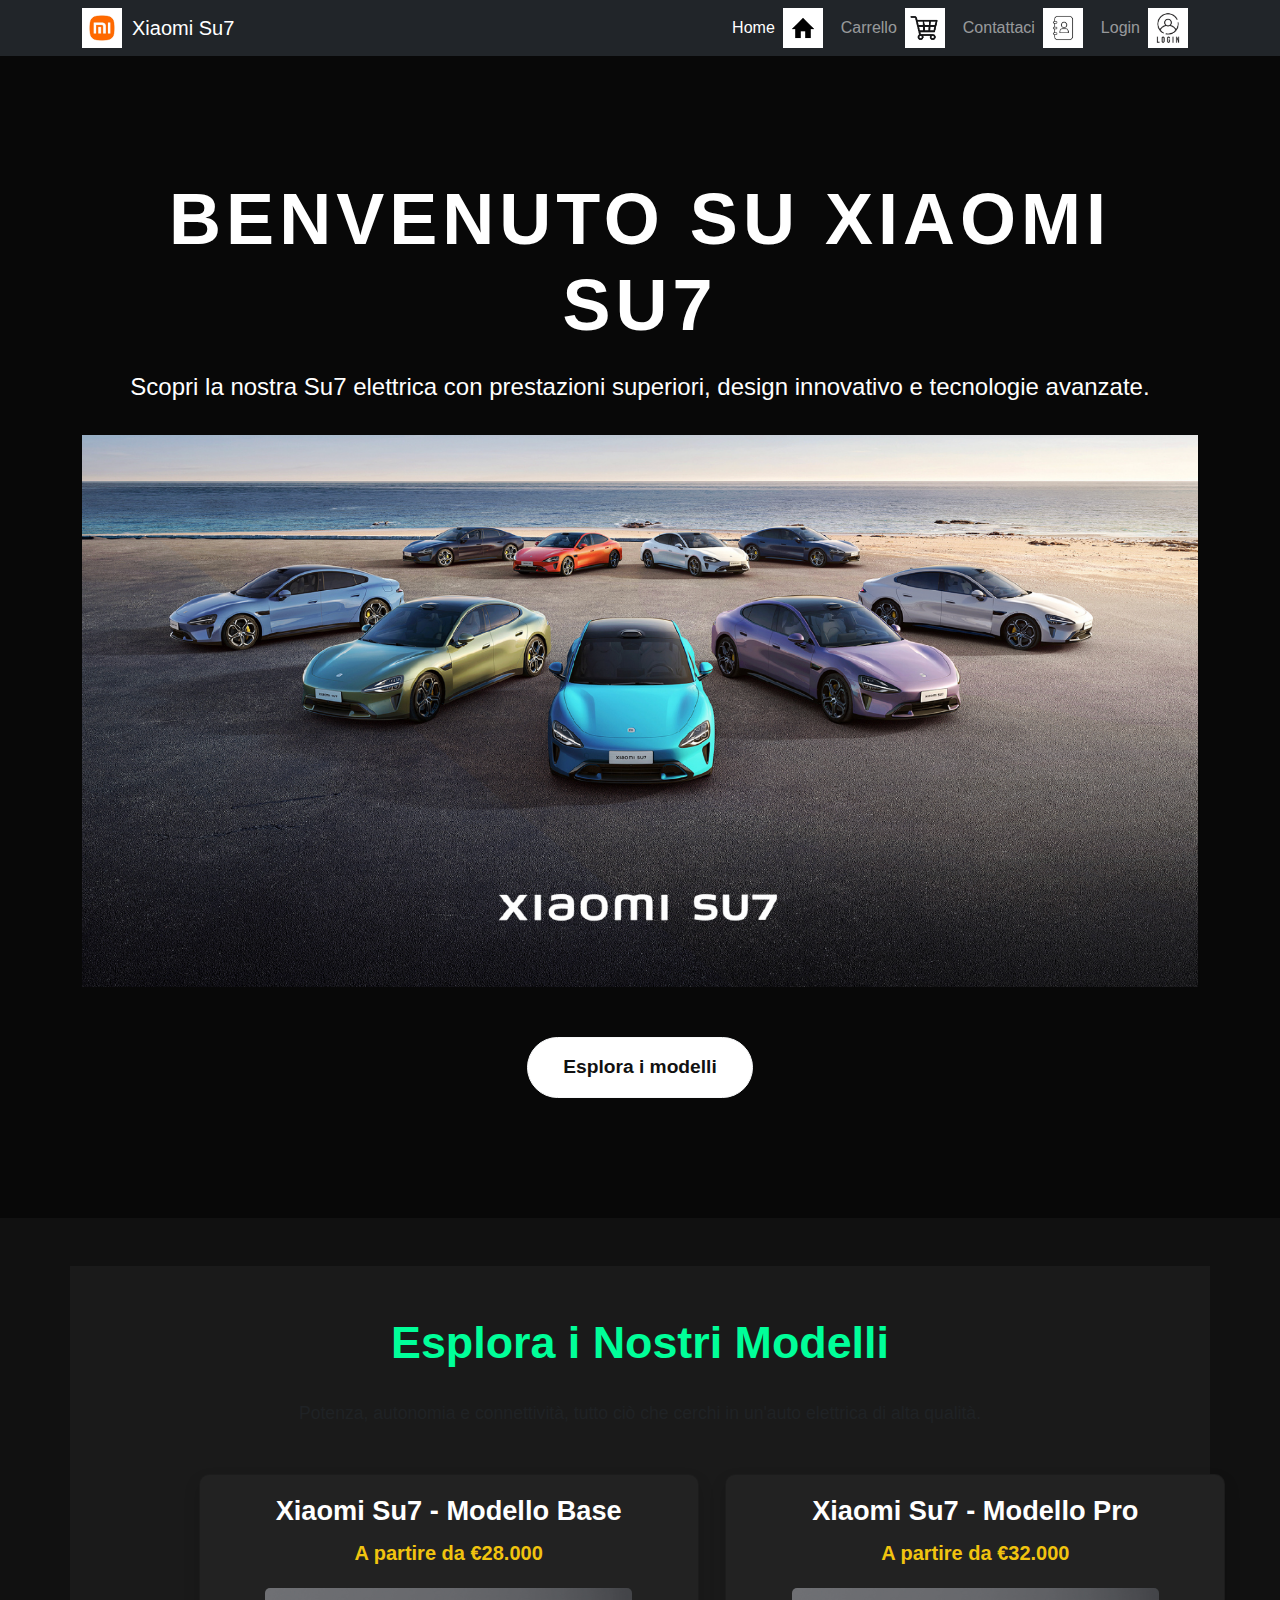
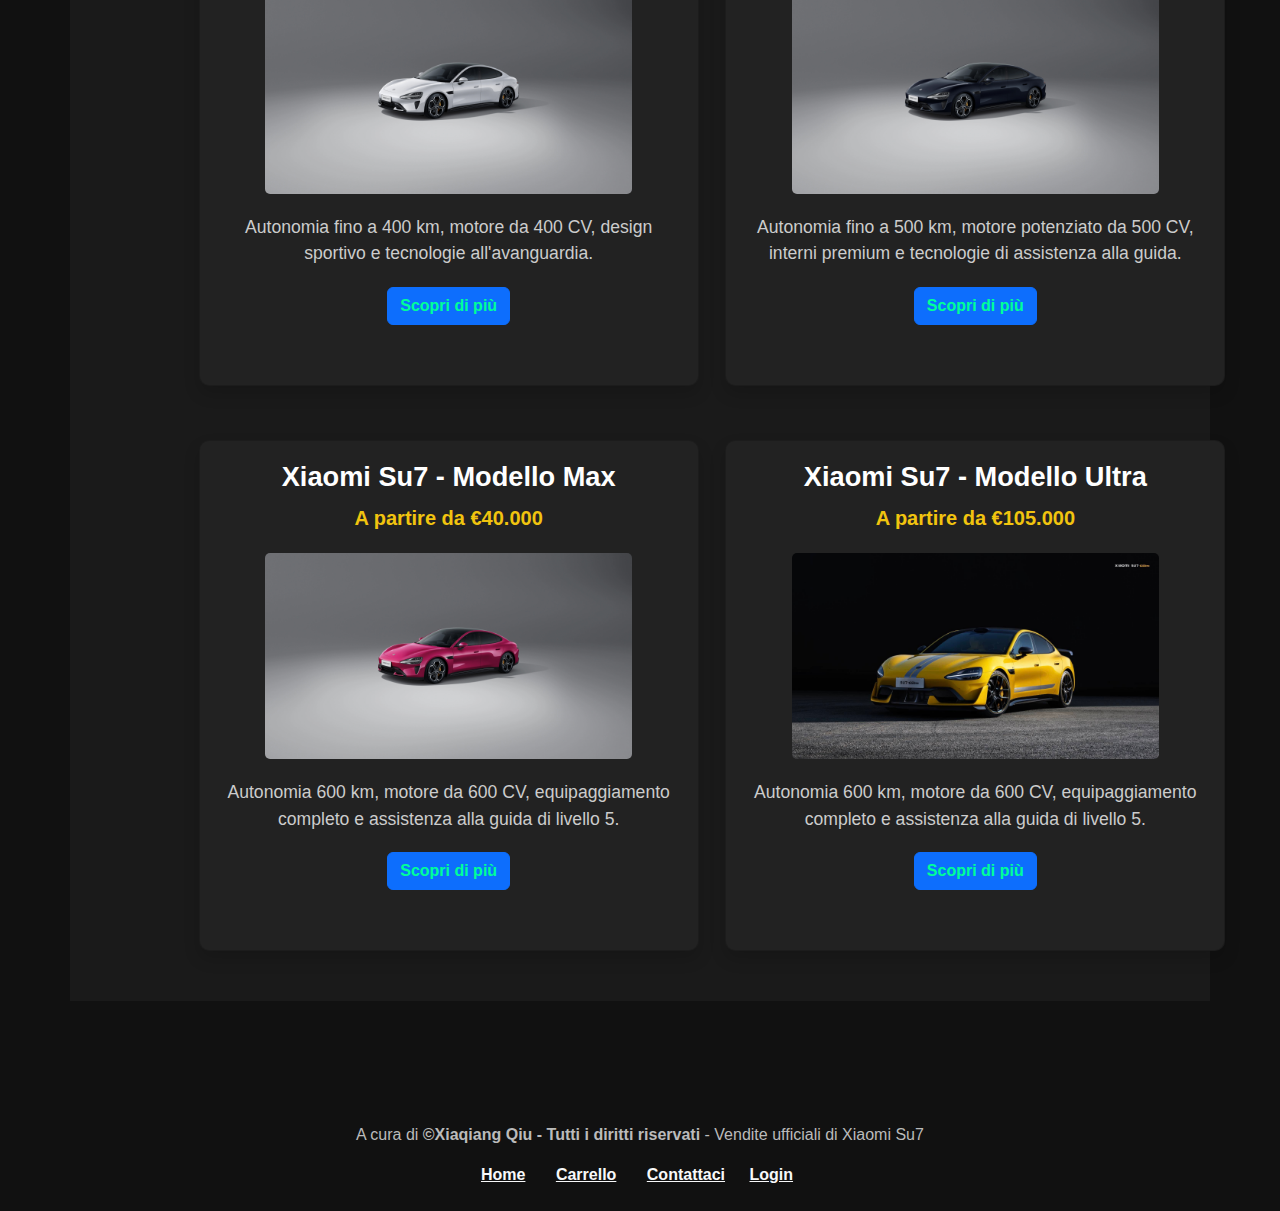
<file: index.html>
<!DOCTYPE html>
<html lang="it">
<head>
  <meta charset="UTF-8">
  <meta name="viewport" content="width=device-width, initial-scale=1.0">
  <title></title>
  <!-- Bootstrap CSS -->
  <link href="https://cdn.jsdelivr.net/npm/bootstrap@5.3.2/dist/css/bootstrap.min.css" rel="stylesheet">
  <!-- Custom CSS -->
  <link rel="stylesheet" href="style.css">
</head>
<body>
  <!-- Navbar -->
  <nav class="navbar navbar-expand-lg navbar-dark bg-dark">
    <div class="container">
      <img src="Immagini/logo.jpg" alt="" style="height: 40px; margin-right: 10px;">
      <a class="navbar-brand" href="index.html"></a>
      <button class="navbar-toggler" type="button" data-bs-toggle="collapse" data-bs-target="#navbarNav" 
              aria-controls="navbarNav" aria-expanded="false" aria-label="Toggle navigation">
        <span class="navbar-toggler-icon"></span>
      </button>
      <div class="collapse navbar-collapse" id="navbarNav">
        <ul class="navbar-nav ms-auto">
          <li class="nav-item"><a class="nav-link active" href="index.html"></a></li>
          <img src="Immagini/Home.jpg" alt="" style="height: 40px; margin-right: 10px;">
          <li class="nav-item"><a class="nav-link" href="carrello.html"></a></li>
          <img src="Immagini/carrello.jpg" alt="" style="height: 40px; margin-right: 10px;">
          <li class="nav-item"><a class="nav-link" href="contatti.html"></a></li>
          <img src="Immagini/contact.jpg" alt="" style="height: 40px; margin-right: 10px;">
          <li class="nav-item"><a class="nav-link" href="login.html"></a></li>
          <img src="Immagini/Omino.jpg" alt="" style="height: 40px; margin-right: 10px;">
        </ul>
      </div>
    </div>
  </nav>

  <!-- Hero Section -->
  <header class="hero text-center">
    <div class="container">
      <h1></h1>
      <p class="lead"></p>
      <div class="containerSu7">
        <img src="Immagini/xiaomiSu7.jpg" alt="">
      </div>
      <a href="archivioProdotti.html" class="btn btn-light btn-lg esplora-btn"></a>
    </div>
  </header>

  <!-- Main Content -->
  <main class="container my-5">
    <section class="text-center mb-5">
      <h2 class="fw-bold"></h2>
      <p class="text-muted"></p>
    </section>
    
    <!-- Card Section -->
    <section>
      <div class="row g-4">
        <div class="col-md-4">
          <div class="card h-100 shadow">
            <div class="card-body text-center">
              <h5 class="card-title"></h5>
              <!-- Prezzo -->
              <p class="price"></p>
              <img src="Immagini/white.jpg" alt="" class="card-img">
              <p class="card-text"></p>
              <a href="Su7base.html" class="btn btn-primary"></a>
            </div>
          </div>
        </div>
        <div class="col-md-4">
          <div class="card h-100 shadow">
            <div class="card-body text-center">
              <h5 class="card-title"></h5>
              <!-- Prezzo -->
              <p class="price"></p>
              <img src="Immagini/black.jpg" alt="" class="card-img">
              <p class="card-text"></p>
              <a href="Su7Pro.html" class="btn btn-primary"></a>
            </div>
          </div>
        </div>
        <div class="col-md-4">
          <div class="card h-100 shadow">
            <div class="card-body text-center">
              <h5 class="card-title"></h5>
              <!-- Prezzo -->
              <p class="price"></p>
              <img src="Immagini/pink.jpg" alt="" class="card-img">
              <p class="card-text"></p>
              <a href="Su7Max.html" class="btn btn-primary"></a>
            </div>
          </div>
        </div>
        <div class="col-md-4">
          <div class="card h-100 shadow">
            <div class="card-body text-center">
              <h5 class="card-title"></h5>
              <!-- Prezzo -->
              <p class="price"></p>
              <img src="Immagini/ultra3.jpg" alt="" class="card-img">
              <p class="card-text"></p>
              <a href="Su7ultra.html" class="btn btn-primary"></a>
            </div>
          </div>
        </div>
      </div>
    </section>
  </main>

  <!-- Footer -->
  <footer class="text-center py-4">
    <div class="container">
      <p></p>
      <p id="last-update"></p>
      <div>
        <a href="index.html" class="text-light footer-link me-3"></a>
        <a href="carrello.html" class="text-light footer-link me-3"></a>
        <a href="contatti.html" class="text-light footer-link"></a>
        <a href="login.html" class="text-light footer-link me-3"></a>
      </div>
    </div>
  </footer>

  <!-- Bootstrap JS -->
  <script src="https://cdn.jsdelivr.net/npm/bootstrap@5.3.2/dist/js/bootstrap.bundle.min.js"></script>
  <!-- Custom JS -->
  <script src="script.js"></script>
</body>
</html>
</file>
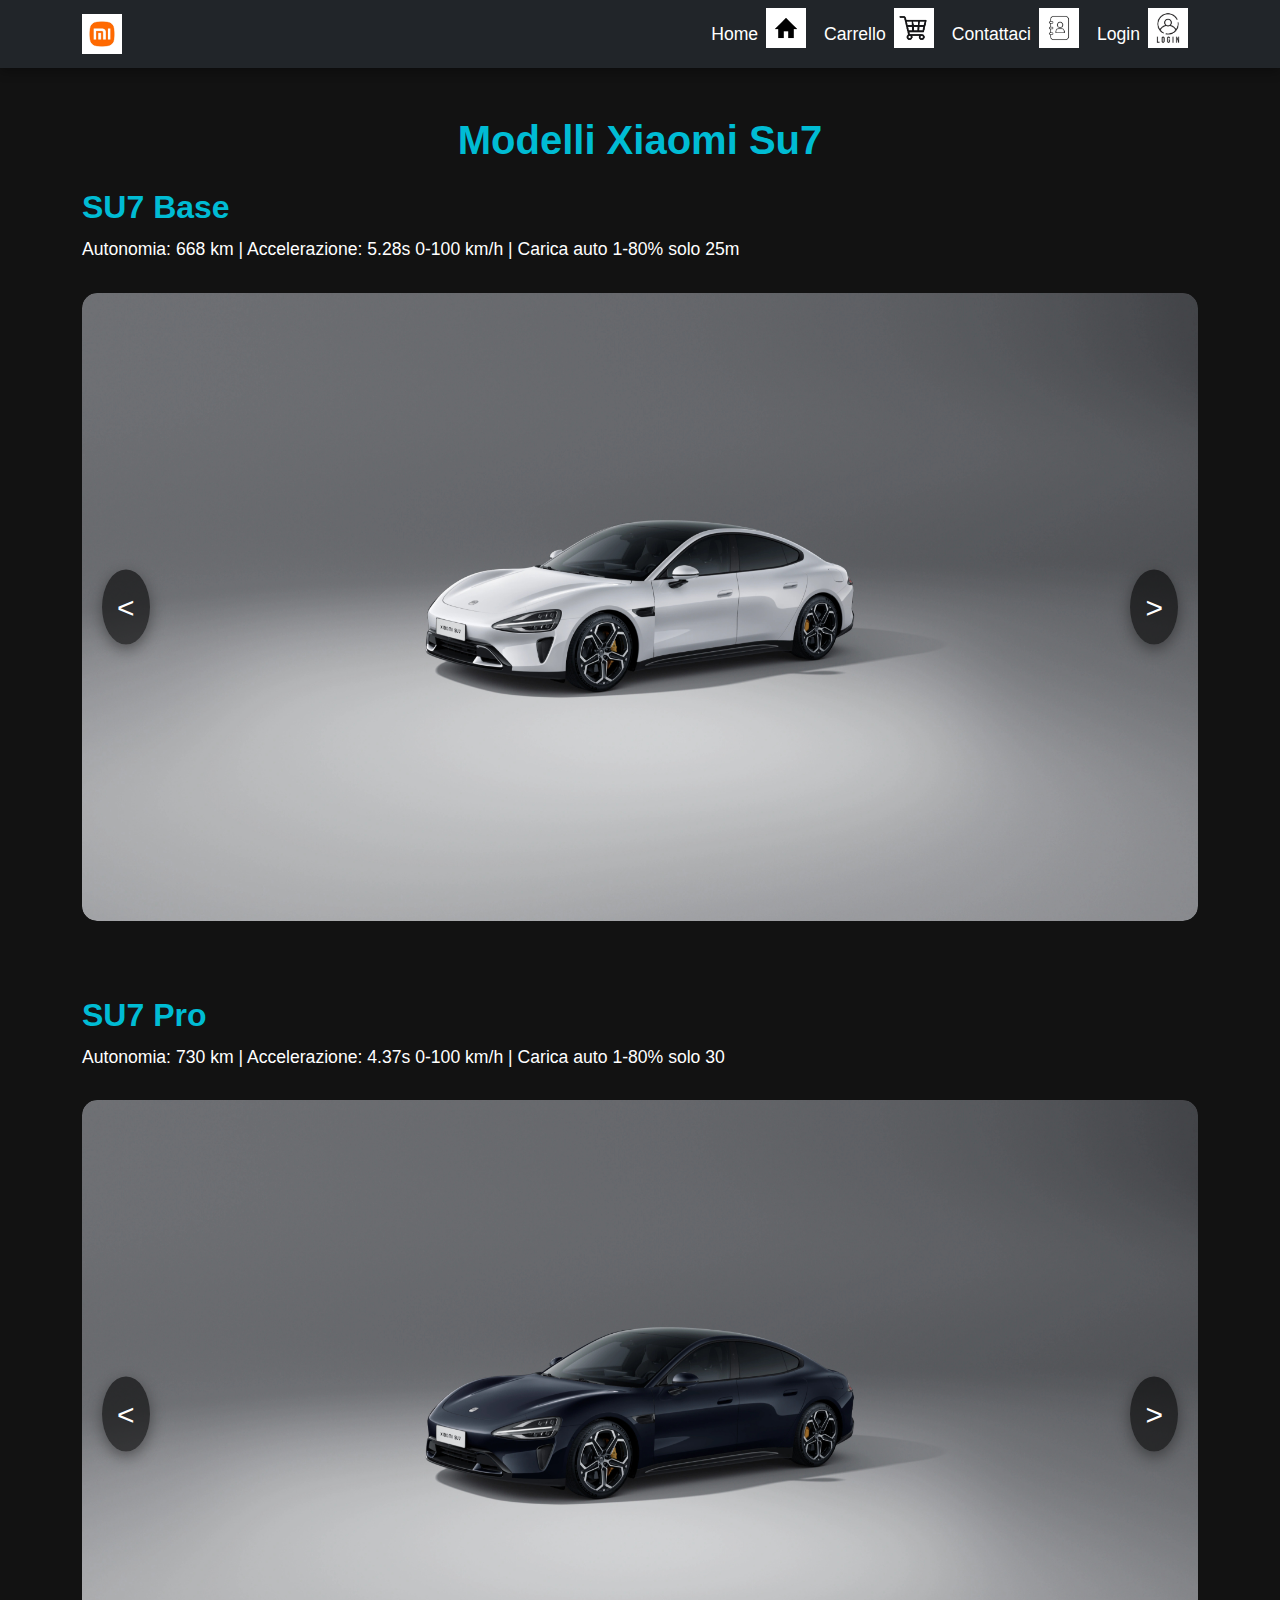
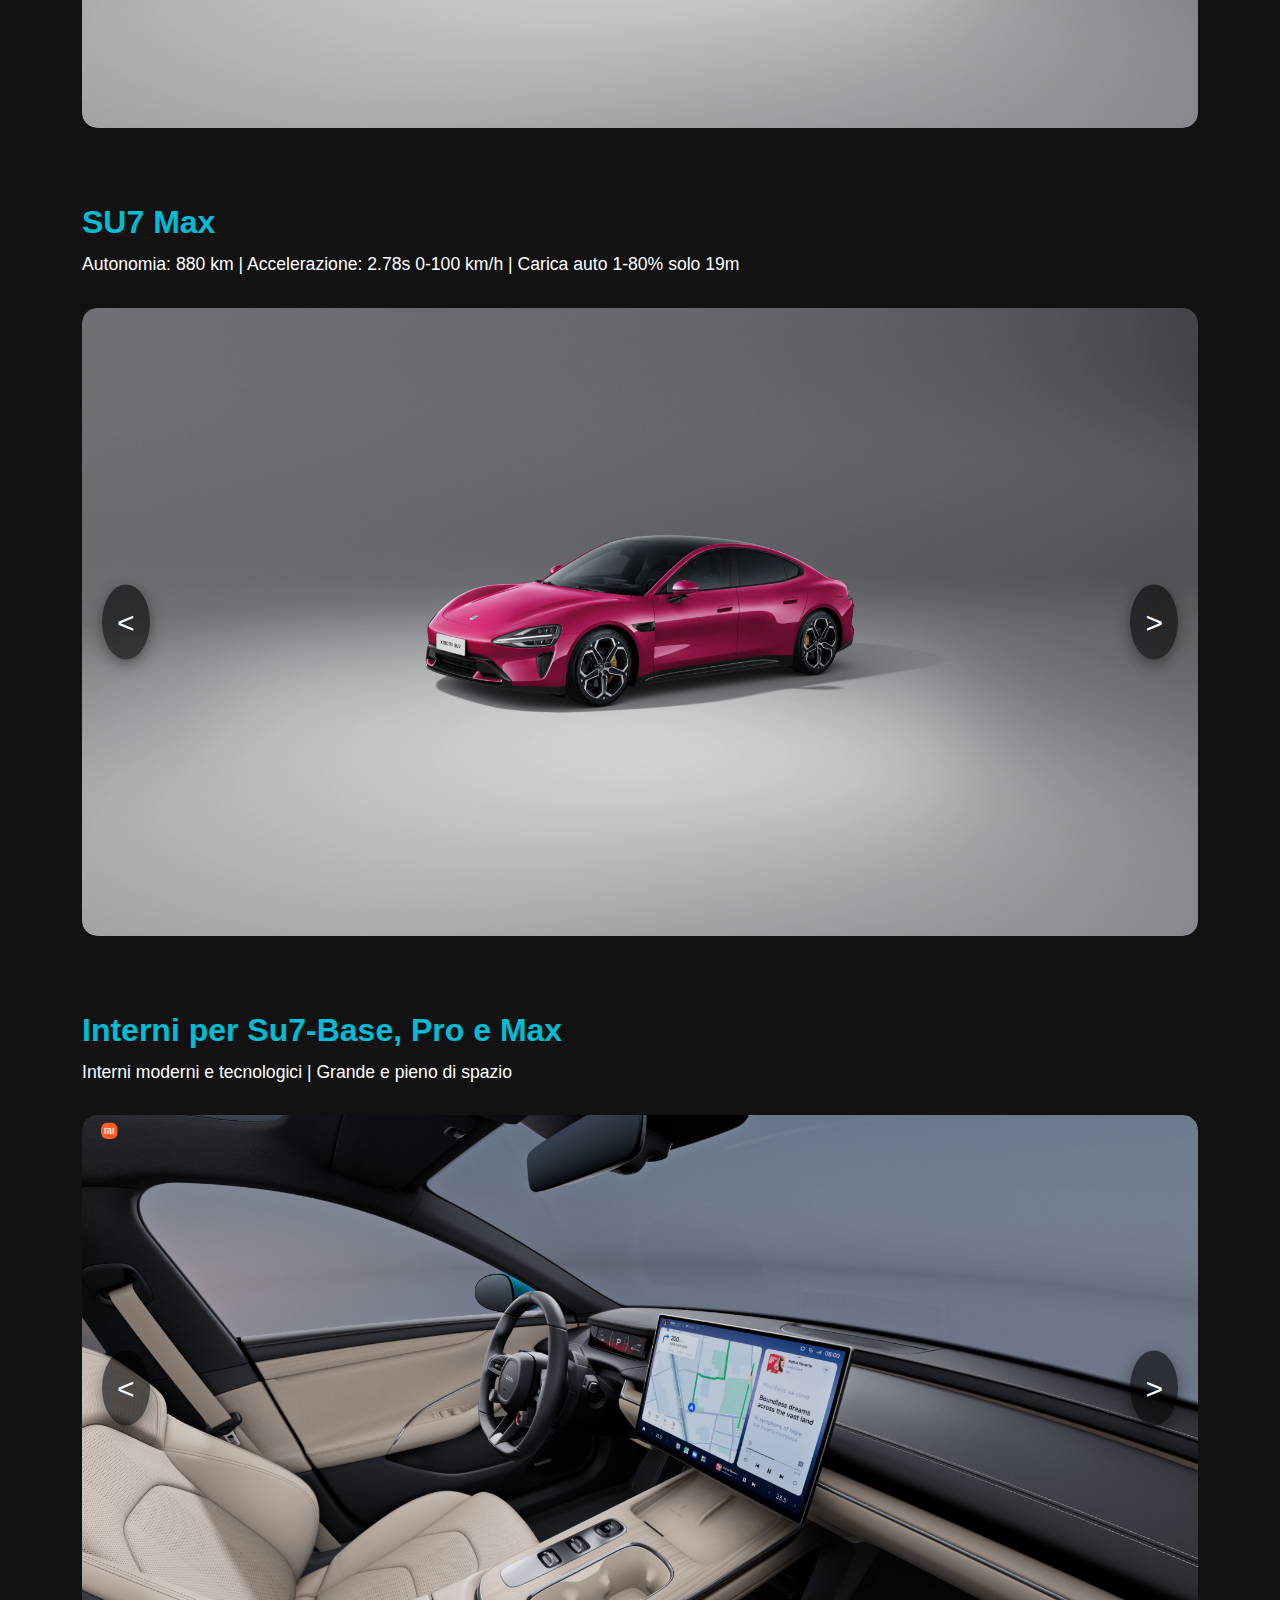
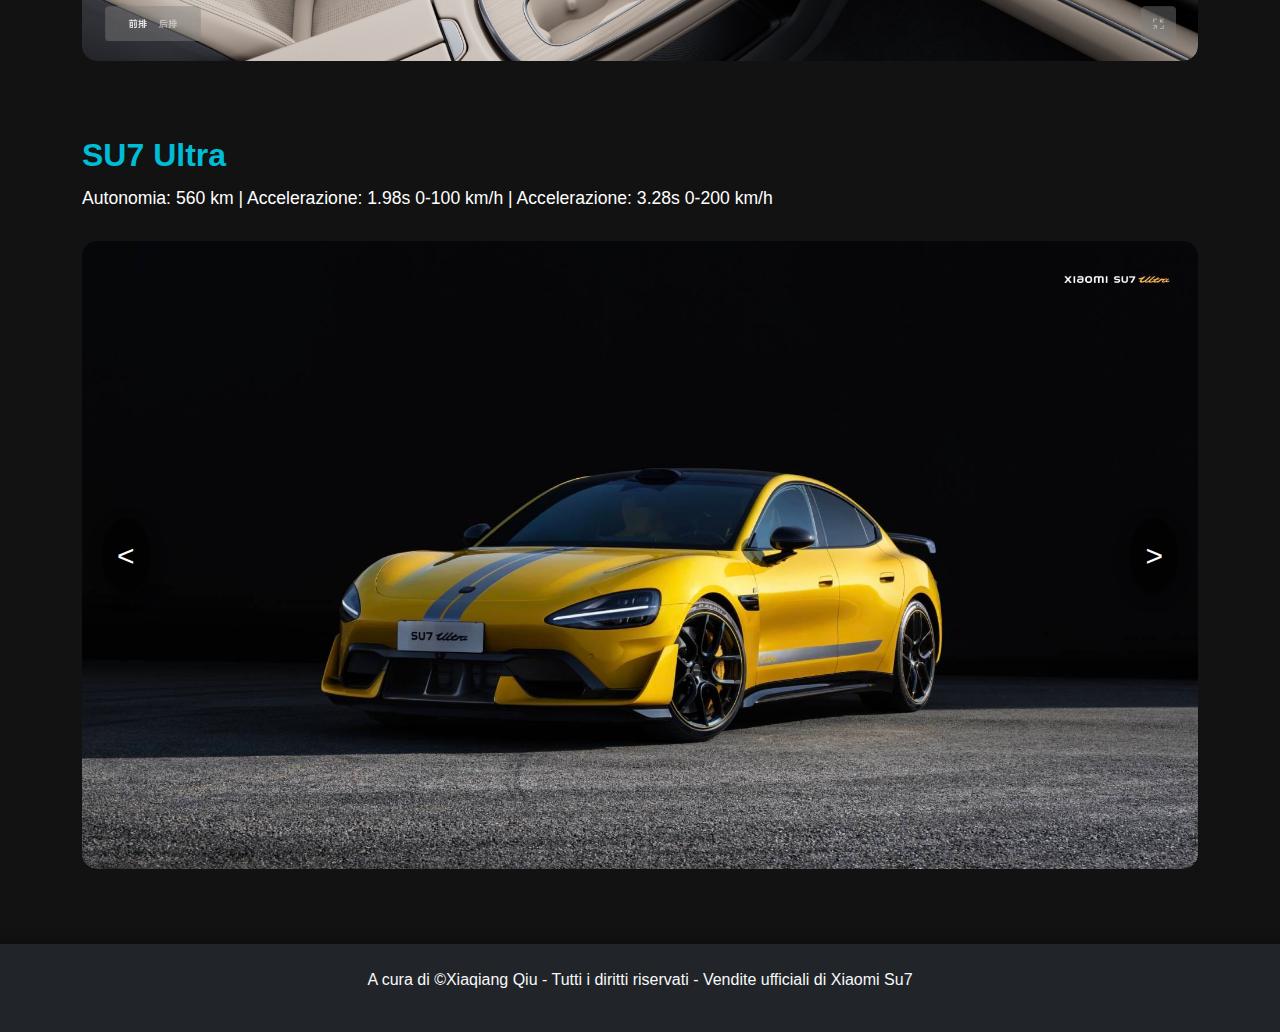
<file: archivioProdotti.html>
<!DOCTYPE html>
<html lang="it">
<head>
    <meta charset="UTF-8">
    <meta name="viewport" content="width=device-width, initial-scale=1.0">
    <title data-content="title"></title>
    <link href="https://cdn.jsdelivr.net/npm/bootstrap@5.3.2/dist/css/bootstrap.min.css" rel="stylesheet">
    <link rel="stylesheet" href="archivio.css">
</head>
<body>
    <!-- Navbar -->
    <nav class="navbar navbar-expand-lg navbar-dark bg-dark">
        <div class="container">
            <img src="Immagini/logo.jpg" alt="Logo Xiaomi Su7" style="height: 40px; margin-right: 10px;">
            <a class="navbar-brand" href="index.html" data-content="navbar.Su7"></a>
            <button class="navbar-toggler" type="button" data-bs-toggle="collapse" data-bs-target="#navbarNav">
                <span class="navbar-toggler-icon"></span>
            </button>
            <div class="collapse navbar-collapse" id="navbarNav">
                <ul class="navbar-nav ms-auto">
                    <li class="nav-item"><a class="nav-link" href="index.html" data-content="navbar.home"></a></li>
                    <img src="Immagini/Home.jpg" alt="Logo home" style="height: 40px; margin-right: 10px;">
                    <li class="nav-item"><a class="nav-link" href="carrello.html" data-content="navbar.carrello"></a></li>
                    <img src="Immagini/carrello.jpg" alt="Logo carrello" style="height: 40px; margin-right: 10px;">
                    <li class="nav-item"><a class="nav-link" href="contatti.html" data-content="navbar.contatti"></a></li>
                    <img src="Immagini/contact.jpg" alt="Logo contatti" style="height: 40px; margin-right: 10px;">
                    <li class="nav-item"><a class="nav-link" href="login.html" data-content="navbar.login"></a></li>
                    <img src="Immagini/Omino.jpg" alt="Logo home" style="height: 40px; margin-right: 10px;">
                </ul>
            </div>
        </div>
    </nav>

    <!-- Archivio Prodotti -->
    <main class="container my-5">
        <h1 class="text-center mb-4" data-content="main.h1"></h1>
        
        <section class="mb-5">
            <h2 data-content="main.sections[0].title"></h2>
            <p data-content="main.sections[0].description"></p>
            <div class="image-container">
                <button class="prev">&lt;</button>
                <img src="Immagini/white.jpg" alt="Xiaomi Su7 Base" class="car-image" data-model="su7-base">
                <button class="next">&gt;</button>
            </div>
        </section>
        
        <section class="mb-5">
            <h2 data-content="main.sections[1].title"></h2>
            <p data-content="main.sections[1].description"></p>
            <div class="image-container">
                <button class="prev">&lt;</button>
                <img src="Immagini/black.jpg" alt="Xiaomi Su7 Pro" class="car-image" data-model="su7-pro">
                <button class="next">&gt;</button>
            </div>
        </section>
        
        <section class="mb-5">
            <h2 data-content="main.sections[2].title"></h2>
            <p data-content="main.sections[2].description"></p>
            <div class="image-container">
                <button class="prev">&lt;</button>
                <img src="Immagini/pink.jpg" alt="Xiaomi Su7 Max" class="car-image" data-model="su7-max">
                <button class="next">&gt;</button>
            </div>
        </section>
        
        <section class="mb-5">
            <h2 data-content="main.sections[3].title"></h2>
            <p data-content="main.sections[3].description"></p>
            <div class="image-container">
                <button class="prev">&lt;</button>
                <img src="Immagini/Interni.png" alt="Xiaomi Su7 interni" class="car-image" data-model="su7-interni">
                <button class="next">&gt;</button>
            </div>
        </section>
        
        <section class="mb-5">
            <h2 data-content="main.sections[4].title"></h2>
            <p data-content="main.sections[4].description"></p>
            <div class="image-container">
                <button class="prev">&lt;</button>
                <img src="Immagini/ultra3.jpg" alt="Xiaomi Su7 Ultra" class="car-image" data-model="su7-ultra">
                <button class="next">&gt;</button>
            </div>
        </section>
    </main>
    
    <!-- Footer -->
    <footer class="text-center py-4 bg-dark text-light">
        <div class="container">
            <p data-content="footer.text"></p>
        </div>
    </footer>

    <script src="https://cdn.jsdelivr.net/npm/bootstrap@5.3.2/dist/js/bootstrap.bundle.min.js"></script>
    <script src="Archivio.js"></script>
</body>
</html>
</file>
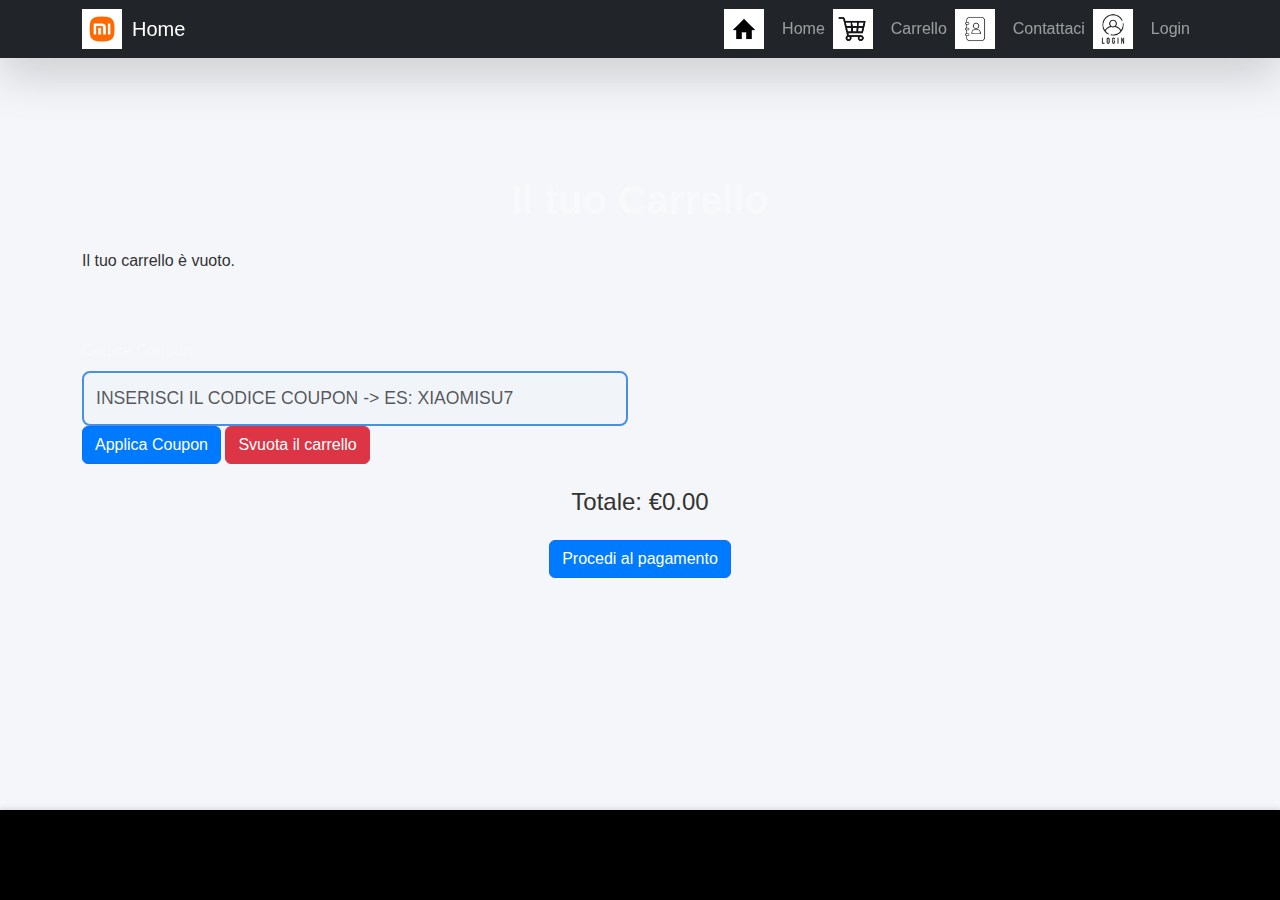
<file: carrello.html>
<!DOCTYPE html>
<html lang="it">
<head>
    <meta charset="UTF-8">
    <meta name="viewport" content="width=device-width, initial-scale=1.0">
    <title>Carrello</title>
    <link href="https://cdn.jsdelivr.net/npm/bootstrap@5.3.2/dist/css/bootstrap.min.css" rel="stylesheet">
    <link rel="stylesheet" href="carrello.css">
</head>
<body>
    <!-- Navbar -->
    <nav class="navbar navbar-expand-lg navbar-dark bg-dark fixed-top shadow-lg">
        <div class="container">
            <img id="logo" style="height: 40px; margin-right: 10px;">
            <a id="navbar-brand" class="navbar-brand" href="index.html"></a>
            <button class="navbar-toggler" type="button" data-bs-toggle="collapse" data-bs-target="#navbarNav">
                <span class="navbar-toggler-icon"></span>
            </button>
            <div class="collapse navbar-collapse" id="navbarNav">
                <ul class="navbar-nav ms-auto">
                    <li class="nav-item d-flex align-items-center">
                        <img id="home-icon" style="height: 40px; margin-right: 10px;">
                        <a id="home-link" class="nav-link" href="index.html"></a>
                    </li>
                    <li class="nav-item d-flex align-items-center">
                        <img id="cart-icon" style="height: 40px; margin-right: 10px;">
                        <a id="cart-link" class="nav-link" href="carrello.html"></a>
                    </li>
                    <li class="nav-item d-flex align-items-center">
                        <img id="contact-icon" style="height: 40px; margin-right: 10px;">
                        <a id="contact-link" class="nav-link" href="contatti.html"></a>
                    </li>
                    <li class="nav-item d-flex align-items-center">
                        <img id="login-icon" style="height: 40px; margin-right: 10px;">
                        <a id="login-link" class="nav-link" href="login.html"></a>
                    </li>
                </ul>
            </div>
        </div>
    </nav>

    <!-- Sezione Carrello -->
    <div class="container mt-5 pt-5">
        <h2 id="cart-title" class="text-center mb-4 text-light"></h2>
        <div id="cart-items" class="row">
            <!-- I prodotti del carrello saranno visualizzati qui -->
        </div>
        <div class="row justify-content-between mt-5">
            <div class="col-md-6">
                <label id="coupon-label" for="coupon" class="form-label text-light"></label>
                <input id="coupon" type="text" class="form-control" placeholder="">
                <button id="apply-coupon-button" class="btn btn-primary"></button>
                <button id="clear-cart-button" class="btn btn-danger"></button>
            </div>
            <div class="text-center mt-4">
                <h4 id="total-label"></h4>
                <h5 id="final-price" style="color:green"></h5>
                <button id="checkout-button" class="btn btn-primary mt-3"></button>
            </div>
        </div>
    </div>

    <!-- Bootstrap JS -->
    <script src="https://cdn.jsdelivr.net/npm/bootstrap@5.3.2/dist/js/bootstrap.bundle.min.js"></script>
    <script src="carrello.js"></script>
</body>
<footer class="text-center py-4">
    <div class="container">
        <p id="footer-text"></p>
        <p id="last-update"></p>
        <div>
            <a href="index.html" class="text-light footer-link me-3"></a>
            <a href="carrello.html" class="text-light footer-link me-3"></a>
            <a href="contatti.html" class="text-light footer-link"></a>
            <a href="login.html" class="text-light footer-link me-3"></a>
        </div>
    </div>
</footer>
</html>
</file>
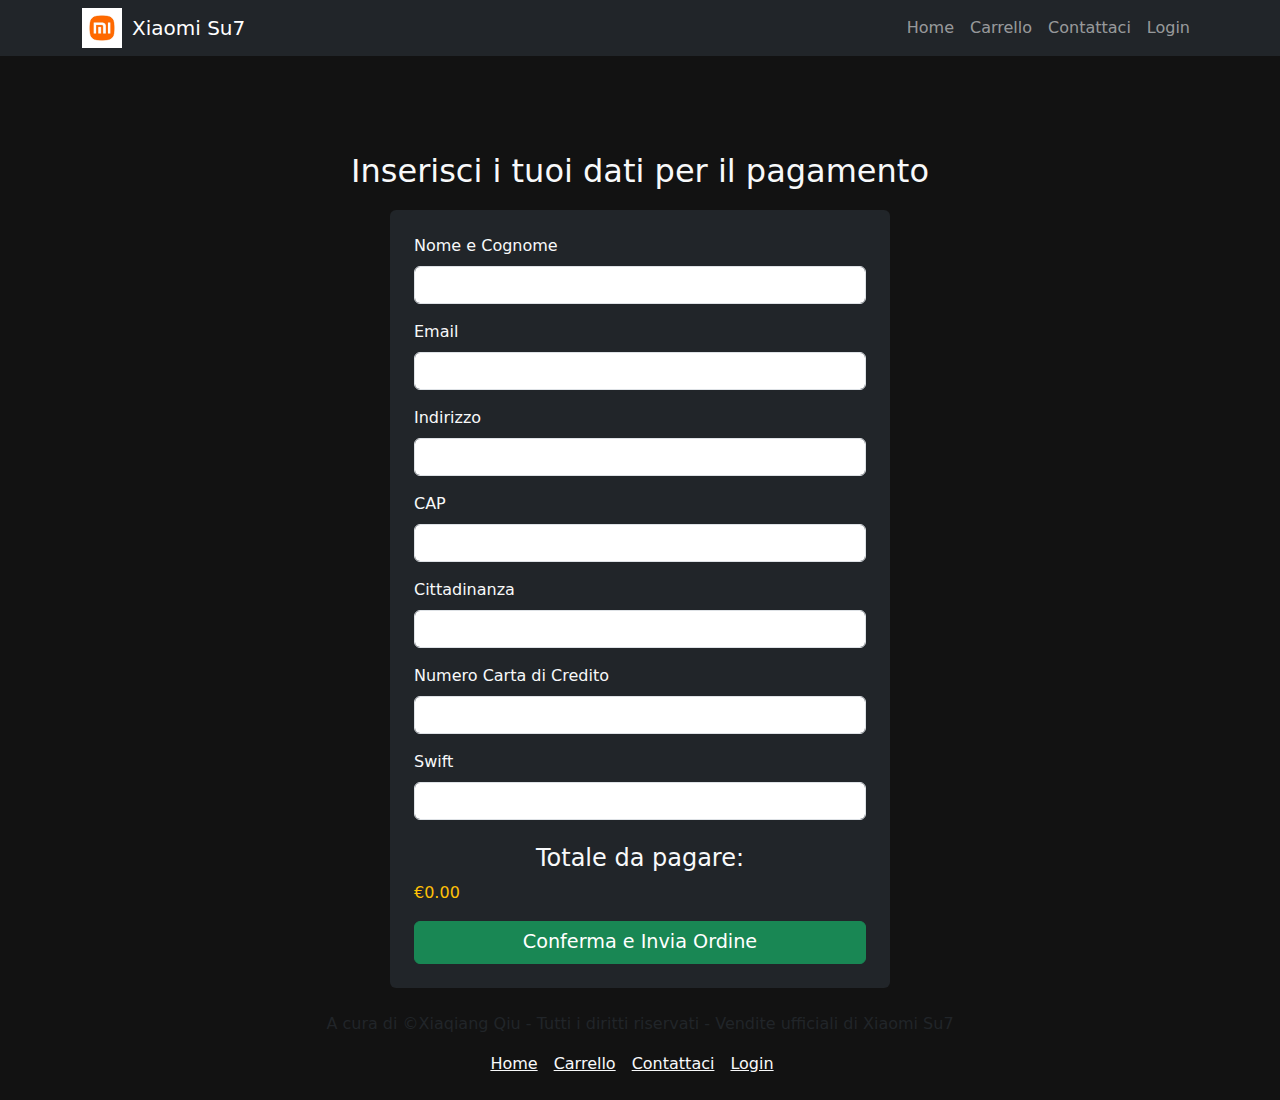
<file: checkout.html>
<!DOCTYPE html>
<html lang="it">
<head>
    <meta charset="UTF-8">
    <meta name="viewport" content="width=device-width, initial-scale=1.0">
    <title></title> <!-- Titolo vuoto, verrà caricato dal JSON -->
    <link href="https://cdn.jsdelivr.net/npm/bootstrap@5.3.2/dist/css/bootstrap.min.css" rel="stylesheet">
    <link rel="stylesheet" href="checkout.css">
</head>
<body>

    <!-- Navbar -->
    <nav class="navbar navbar-expand-lg navbar-dark bg-dark">
        <div class="container">
            <img src="Immagini/logo.jpg" alt="Logo Xiaomi Su7" style="height: 40px; margin-right: 10px;">
            <a class="navbar-brand" href="index.html"></a> <!-- Caricato dal JSON -->
            <button class="navbar-toggler" type="button" data-bs-toggle="collapse" data-bs-target="#navbarNav" aria-controls="navbarNav" aria-expanded="false" aria-label="Toggle navigation">
                <span class="navbar-toggler-icon"></span>
            </button>
            <div class="collapse navbar-collapse" id="navbarNav">
                <ul class="navbar-nav ms-auto" id="navbar-links"></ul> <!-- Menu caricato da JSON -->
            </div>
        </div>
    </nav>

    <!-- Sezione Checkout -->
    <div class="container mt-5 pt-5">
        <h2 class="text-center text-light" id="checkout-title"></h2> <!-- Titolo caricato dal JSON -->
        <form id="checkout-form" class="p-4 bg-dark text-light rounded">
            <!-- Campi del modulo caricati dal JSON -->
            <div id="form-fields"></div>

            <h4 class="text-center mt-4" id="checkout-total-label"></h4> <!-- Etichetta totale caricato da JSON -->
            <span id="checkout-total" class="text-warning"></span> <!-- Totale caricato da JSON -->

            <button type="submit" class="btn btn-success w-100 mt-3" id="submit-button"></button> <!-- Bottone conferma caricato da JSON -->
        </form>
    </div>

    <script src="checkout.js"></script>
</body>
<footer class="text-center py-4">
    <div class="container">
        <p id="footer-text"></p> <!-- Testo footer caricato da JSON -->
        <p id="last-update"></p>
        <div id="footer-links"></div> <!-- Link footer caricato da JSON -->
    </div>
</footer>
</html>
</file>
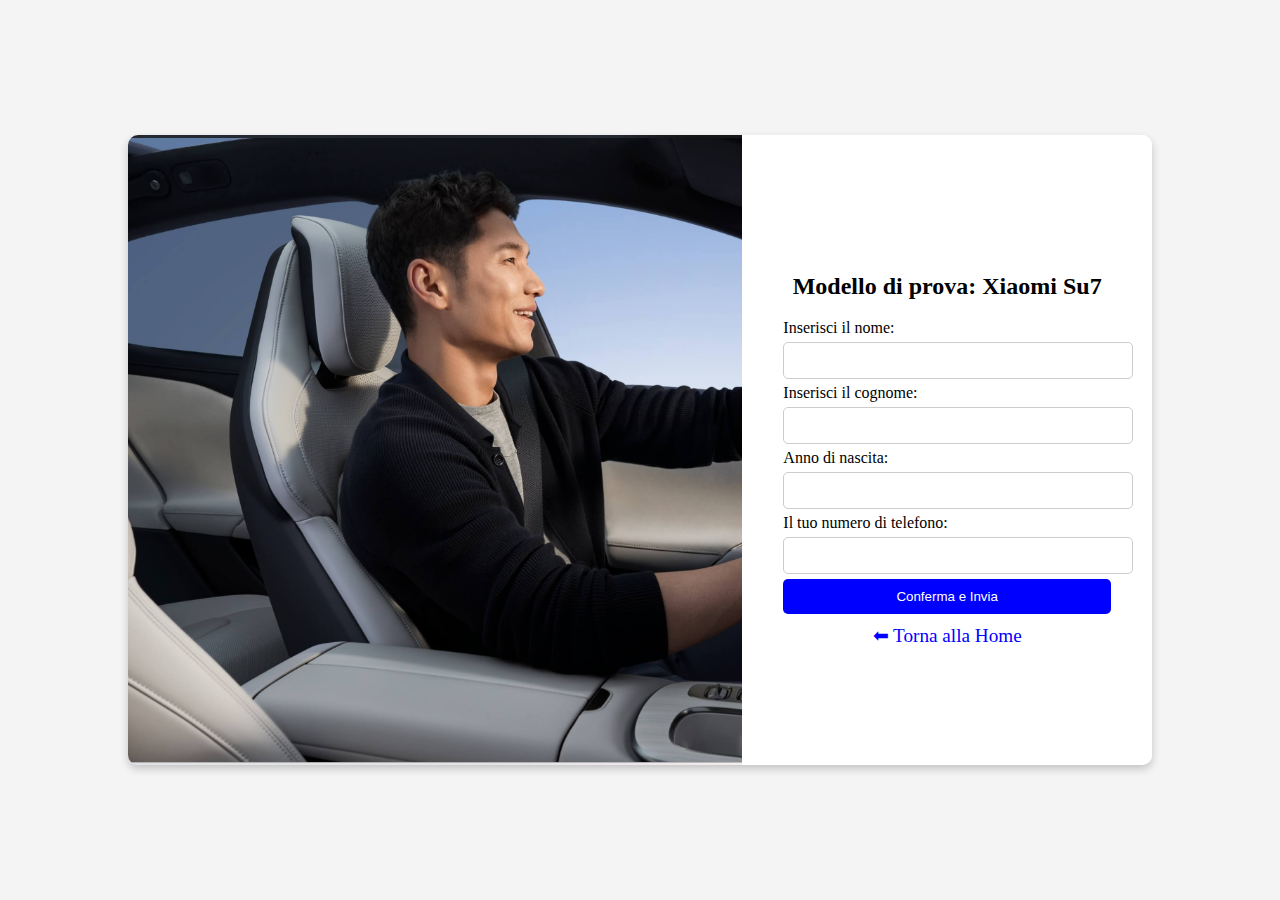
<file: contatti.html>
<!DOCTYPE html>
<html lang="it">
<head>
    <meta charset="UTF-8">
    <meta name="viewport" content="width=device-width, initial-scale=1.0">
    <title id="page-title"></title>
    <link rel="stylesheet" href="contatti.css">
</head>
<body>
    <div class="container">
        <div class="left-section">
            <img id="contact-image" alt="Xiaomi SU7">
        </div>
        <div class="right-section">
            <div class="form-container">
                <h2 id="form-title"></h2>
                <form id="contact-form">
                    <label for="name" id="name-label"></label>
                    <input type="text" id="name" required>

                    <label for="surname" id="surname-label"></label>
                    <input type="text" id="surname" required>

                    <label for="year" id="year-label"></label>
                    <input type="number" id="year" required>

                    <label for="phone" id="phone-label"></label>
                    <input type="tel" id="phone" required>

                    <button type="button" id="submit-button"></button>
                </form>
                <p id="success-message" class="hidden"></p>
                <a id="home-link" href="index.html" class="hidden"></a>                
            </div>
        </div>
    </div>
    <script src="contatti.js"></script>
</body>
</html>
</file>
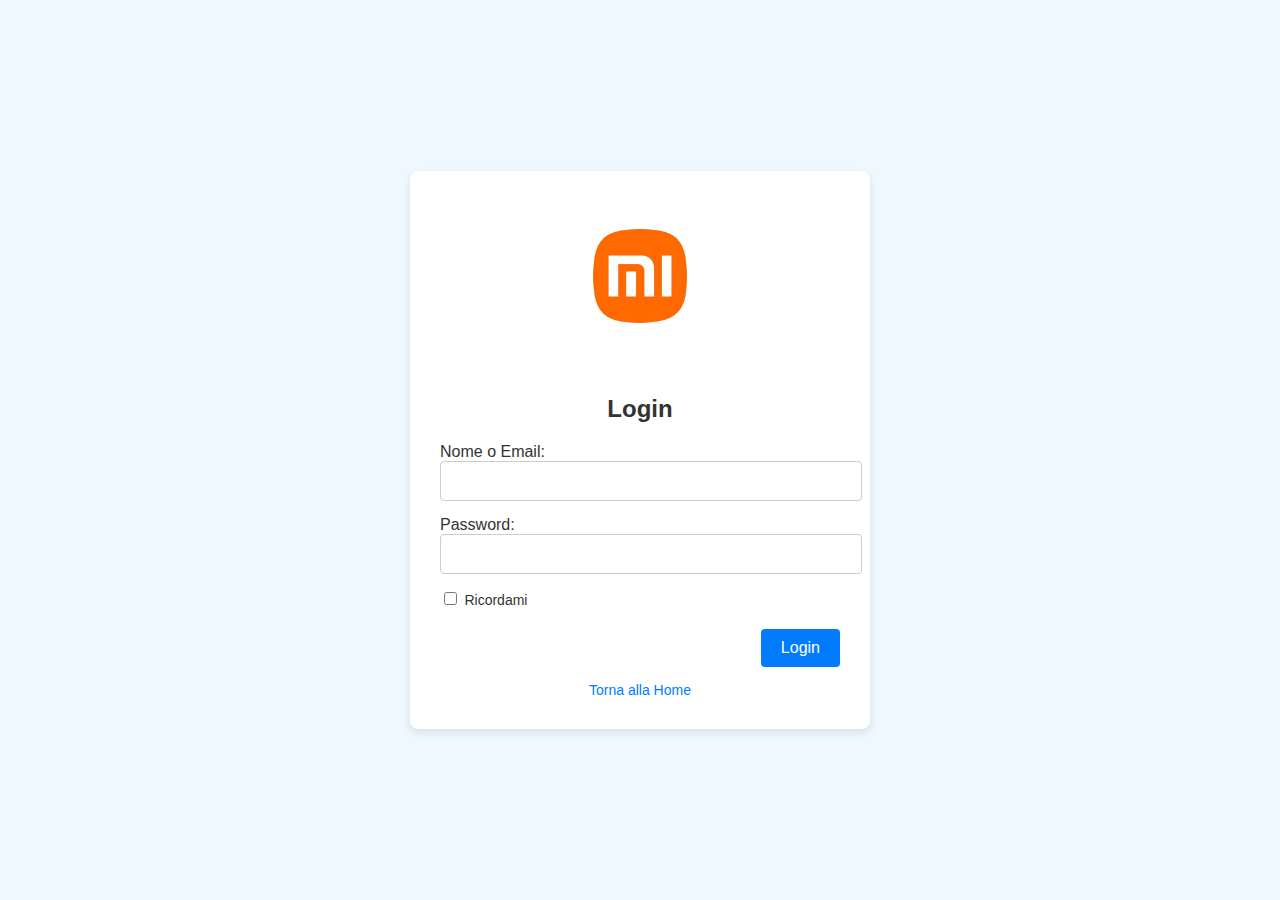
<file: login.html>
<!DOCTYPE html>
<html lang="it">
<head>
    <meta charset="UTF-8">
    <meta name="viewport" content="width=device-width, initial-scale=1.0">
    <title>Login - Xiaomi SU7</title>
    <link rel="stylesheet" href="login.css">
</head>
<body>
    <div class="login-container">
        <!-- Messaggio di conferma -->
        <p id="login-success-message" class="hidden success-message"></p>
        
        <div class="logo-container">
            <img id="logo" src="" alt="Logo Xiaomi Su7" class="logo">
        </div>

        <div class="login-form-container">
            <h2 id="login-title"></h2>
            <form id="login-form" onsubmit="submitLogin(event)">
                <div class="input-group">
                    <label for="email" id="email-label"></label>
                    <input type="text" id="email" required placeholder="">
                </div>

                <div class="input-group">
                    <label for="password" id="password-label"></label>
                    <input type="password" id="password" required placeholder="">
                </div>

                <div class="remember-me">
                    <input type="checkbox" id="remember-me">
                    <label for="remember-me" id="remember-me-label"></label>
                </div>

                <div class="form-buttons">
                    <button type="submit" id="submit-button"></button>
                </div>
            </form>
            <!-- Freccetta Torna alla Home -->
            <a href="index.html" id="back-home" class="back-home">
                <span class="arrow"></span>
            </a>
        </div>
    </div>

    <script src="login.js"></script>
</body>
</html>
</file>
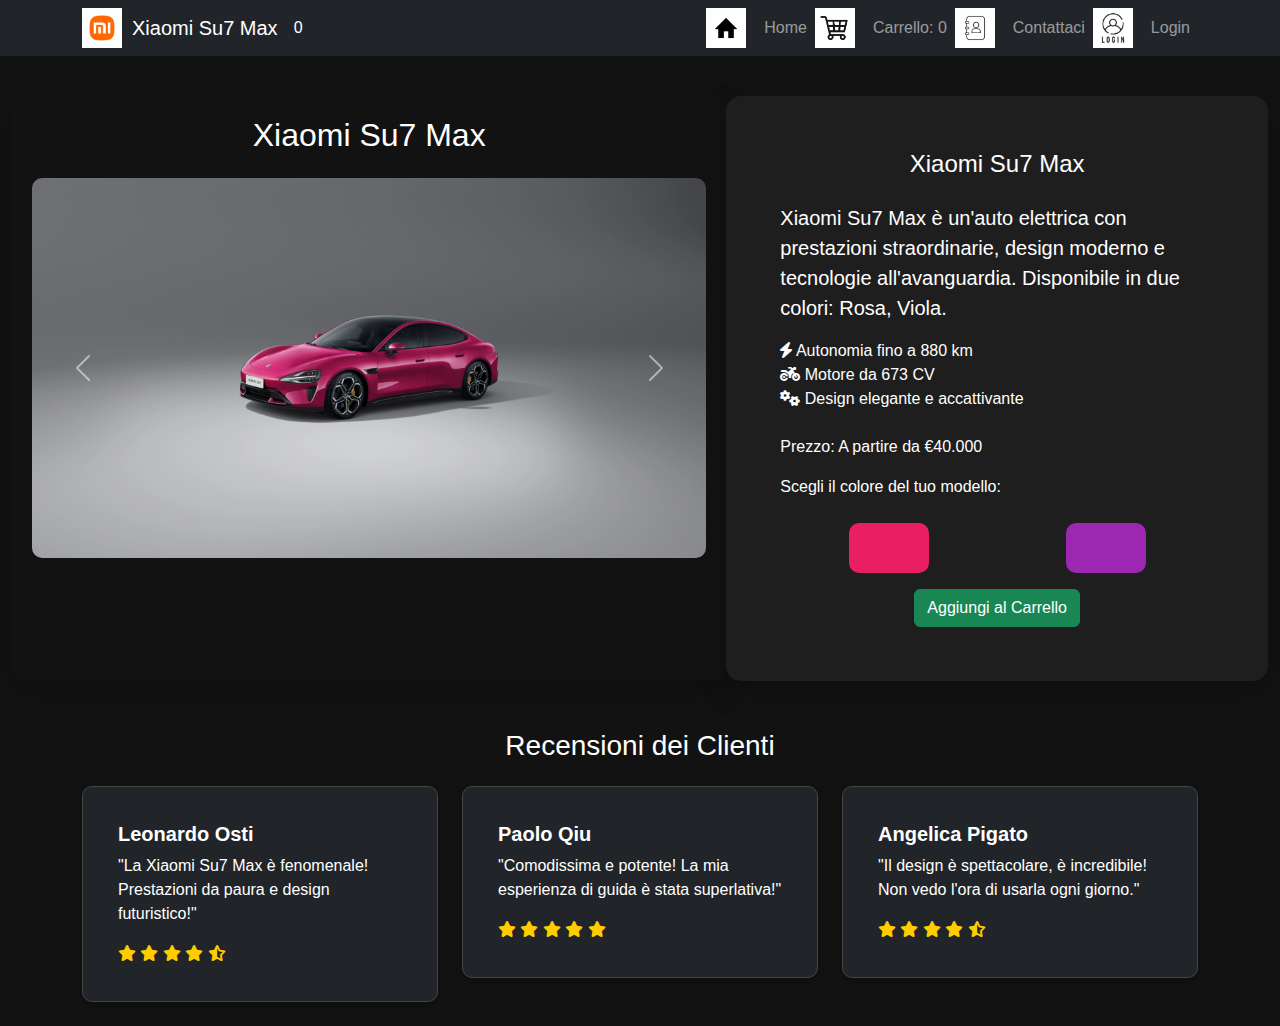
<file: Su7Max.html>
<!DOCTYPE html>
<html lang="it">
<head>
  <meta charset="UTF-8">
  <meta name="viewport" content="width=device-width, initial-scale=1.0">
  <title id="page-title"></title>
  <link href="https://cdn.jsdelivr.net/npm/bootstrap@5.3.2/dist/css/bootstrap.min.css" rel="stylesheet">
  <link rel="stylesheet" href="modelli.css">
  <link href="https://cdnjs.cloudflare.com/ajax/libs/font-awesome/6.0.0-beta3/css/all.min.css" rel="stylesheet">
</head>
<body>
  <!-- Navbar -->
  <nav class="navbar navbar-expand-lg navbar-dark bg-dark fixed-top">
    <div class="container">
      <img id="logo-img" src="" alt="Logo Xiaomi Su7" style="height: 40px; margin-right: 10px;">
      <a id="navbar-brand" class="navbar-brand" href="index.html"></a>
      <button class="navbar-toggler" type="button" data-bs-toggle="collapse" data-bs-target="#navbarNav"
              aria-controls="navbarNav" aria-expanded="false" aria-label="Toggle navigation">
        <span class="navbar-toggler-icon"></span>
      </button>
      <div class="collapse navbar-collapse" id="navbarNav">
        <span id="cart-count">0</span>
        <ul id="navbar-links" class="navbar-nav ms-auto">
          <!-- I link verranno inseriti dinamicamente -->
        </ul>
      </div>
    </div>
  </nav>

  <!-- Sezione Immagini e Descrizione -->
  <div class="container-fluid mt-5 pt-5 d-flex flex-column flex-md-row">
    <!-- Sezione Immagini -->
    <div class="col-md-7 image-section mb-4 mb-md-0">
      <h2 id="model-title" class="text-center text-white mb-4"></h2>
      <div id="carCarousel" class="carousel slide" data-bs-ride="carousel">
        <div id="carousel-inner" class="carousel-inner">
          <!-- Le immagini del carosello verranno inserite qui -->
        </div>
        <button class="carousel-control-prev" type="button" data-bs-target="#carCarousel" data-bs-slide="prev">
          <span class="carousel-control-prev-icon" aria-hidden="true"></span>
          <span id="prev-text" class="visually-hidden"></span>
        </button>
        <button class="carousel-control-next" type="button" data-bs-target="#carCarousel" data-bs-slide="next">
          <span class="carousel-control-next-icon" aria-hidden="true"></span>
          <span id="next-text" class="visually-hidden"></span>
        </button>
      </div>
    </div>
    <!-- Sezione Descrizione -->
    <div class="col-md-5 description-section">
      <div class="p-4">
        <h4 id="desc-title" class="text-center text-white mb-4"></h4>
        <p id="desc-text" class="lead"></p>
        <ul id="specs-list" class="list-unstyled">
          <!-- Specifiche inserite dinamicamente -->
        </ul>
        <p id="price-text" class="text-white mt-4"></p>
        <!-- Selezione Colori -->
        <p id="color-selection-text" class="text-white"></p>
        <div class="d-flex justify-content-around mt-4">
          <div class="color-box" id="color-pink" onclick="changeCarColor('pink')"></div>
          <div class="color-box" id="color-purple" onclick="changeCarColor('purple')"></div>
        </div>
        <!-- Pulsante Aggiungi al Carrello -->
        <div class="d-flex justify-content-center mt-3">
          <button id="add-to-cart-btn" class="btn btn-success"></button>
        </div>
      </div>
    </div>
  </div>

  <!-- Sezione Recensioni -->
  <div class="container mt-5">
    <h3 id="reviews-title" class="text-center text-white mb-4"></h3>
    <div id="reviews-container" class="row">
      <!-- Le recensioni verranno inserite qui -->
    </div>
  </div>

  <script src="https://cdn.jsdelivr.net/npm/bootstrap@5.3.2/dist/js/bootstrap.bundle.min.js"></script>
  <script src="Su7Max.js"></script>
</body>
</html>
</file>
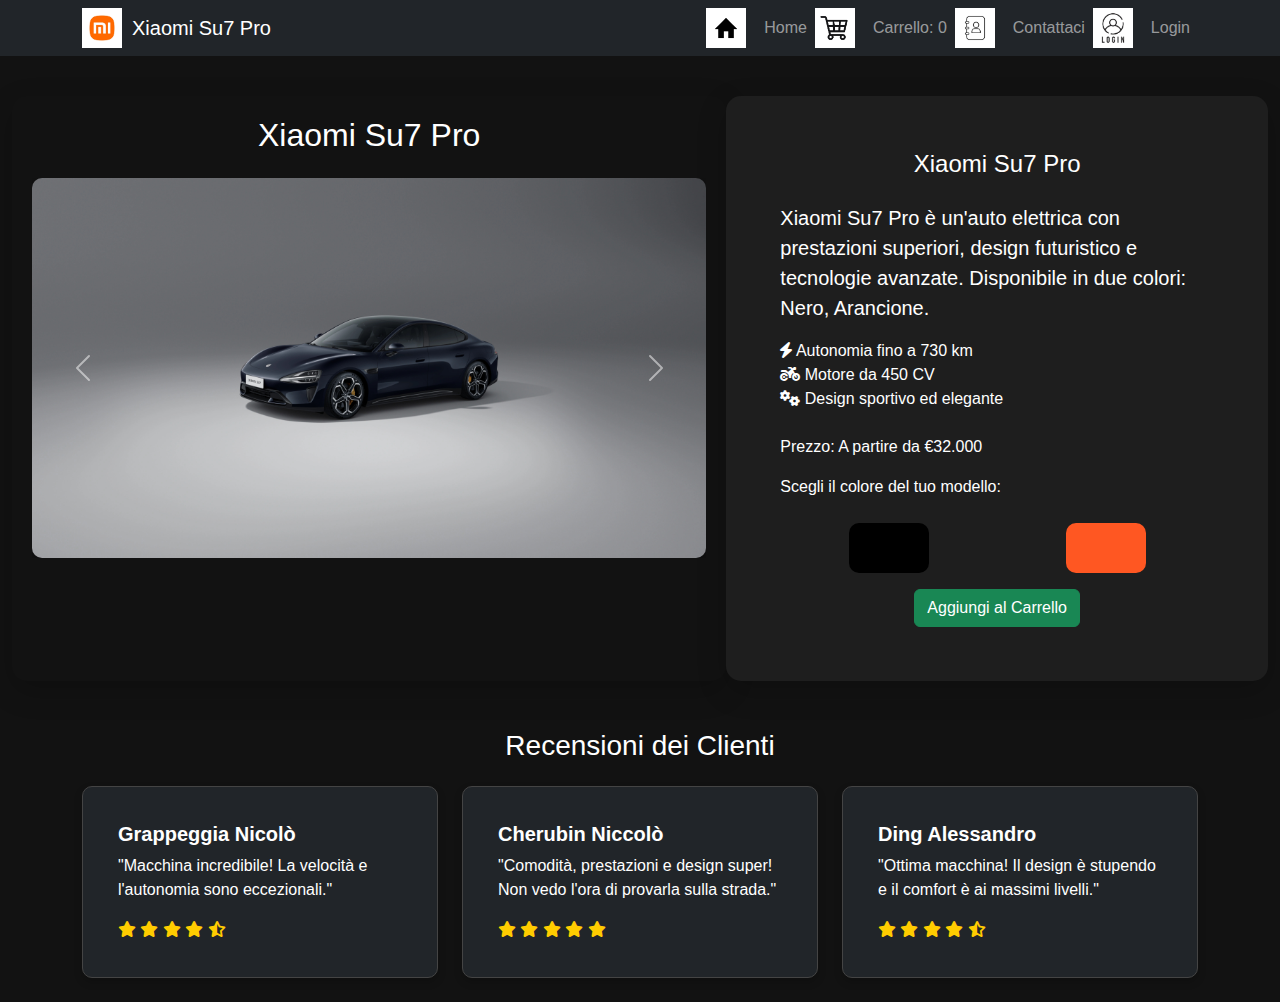
<file: Su7Pro.html>
<!DOCTYPE html>
<html lang="it">
<head>
  <meta charset="UTF-8">
  <meta name="viewport" content="width=device-width, initial-scale=1.0">
  <!-- Il titolo verrà impostato dinamicamente -->
  <title id="page-title"></title>
  <link href="https://cdn.jsdelivr.net/npm/bootstrap@5.3.2/dist/css/bootstrap.min.css" rel="stylesheet">
  <link rel="stylesheet" href="modelli.css">
  <link href="https://cdnjs.cloudflare.com/ajax/libs/font-awesome/6.0.0-beta3/css/all.min.css" rel="stylesheet">
</head>
<body>
  <!-- Navbar -->
  <nav class="navbar navbar-expand-lg navbar-dark bg-dark fixed-top">
      <div class="container">
          <img id="logo-img" src="" alt="Logo Xiaomi Su7" style="height: 40px; margin-right: 10px;">
          <a class="navbar-brand" href="index.html" id="navbar-brand"></a>
          <button class="navbar-toggler" type="button" data-bs-toggle="collapse" data-bs-target="#navbarNav">
              <span class="navbar-toggler-icon"></span>
          </button>
          <div class="collapse navbar-collapse" id="navbarNav">
              <ul class="navbar-nav ms-auto" id="navbar-links">
                  <!-- I link verranno inseriti dinamicamente -->
              </ul>
          </div>
      </div>
  </nav>

  <!-- Sezione Immagini e Descrizione -->
  <div class="container-fluid mt-5 pt-5 d-flex flex-column flex-md-row">
      <!-- Sezione Immagini -->
      <div class="col-md-7 image-section mb-4 mb-md-0">
          <h2 class="text-center text-white mb-4" id="model-title"></h2>
          <div id="carCarousel" class="carousel slide" data-bs-ride="carousel">
              <div class="carousel-inner" id="carousel-inner">
                  <!-- Immagini del carosello caricate dinamicamente -->
              </div>
              <button class="carousel-control-prev" type="button" data-bs-target="#carCarousel" data-bs-slide="prev">
                  <span class="carousel-control-prev-icon" aria-hidden="true"></span>
                  <span class="visually-hidden" id="prev-text"></span>
              </button>
              <button class="carousel-control-next" type="button" data-bs-target="#carCarousel" data-bs-slide="next">
                  <span class="carousel-control-next-icon" aria-hidden="true"></span>
                  <span class="visually-hidden" id="next-text"></span>
              </button>
          </div>
      </div>
      <!-- Sezione Descrizione -->
      <div class="col-md-5 description-section">
          <div class="p-4">
              <h4 class="text-center text-white mb-4" id="desc-title"></h4>
              <p class="lead" id="desc-text"></p>
              <ul class="list-unstyled" id="specs-list"></ul>
              <p class="text-white mt-4" id="price-text"></p>
              <!-- Selezione Colori -->
              <p class="text-white" id="color-selection-text"></p>
              <div class="d-flex justify-content-around mt-4">
                  <div class="color-box" id="color-black" onclick="changeCarColor('black')"></div>
                  <div class="color-box" id="color-orange" onclick="changeCarColor('orange')"></div>
              </div>
              <!-- Pulsante Aggiungi al Carrello -->
              <div class="d-flex justify-content-center mt-3">
                  <button class="btn btn-success" id="add-to-cart-btn" onclick="addToCart()"></button>
              </div>
          </div>
      </div>
  </div>

  <!-- Sezione Recensioni -->
  <div class="container mt-5">
      <h3 class="text-center text-white mb-4" id="reviews-title"></h3>
      <div class="row" id="reviews-container">
          <!-- Recensioni inserite dinamicamente -->
      </div>
  </div>

  <!-- Bootstrap JS -->
  <script src="https://cdn.jsdelivr.net/npm/bootstrap@5.3.2/dist/js/bootstrap.bundle.min.js"></script>
  <script src="Su7Pro.js"></script>
</body>
</html>
</file>
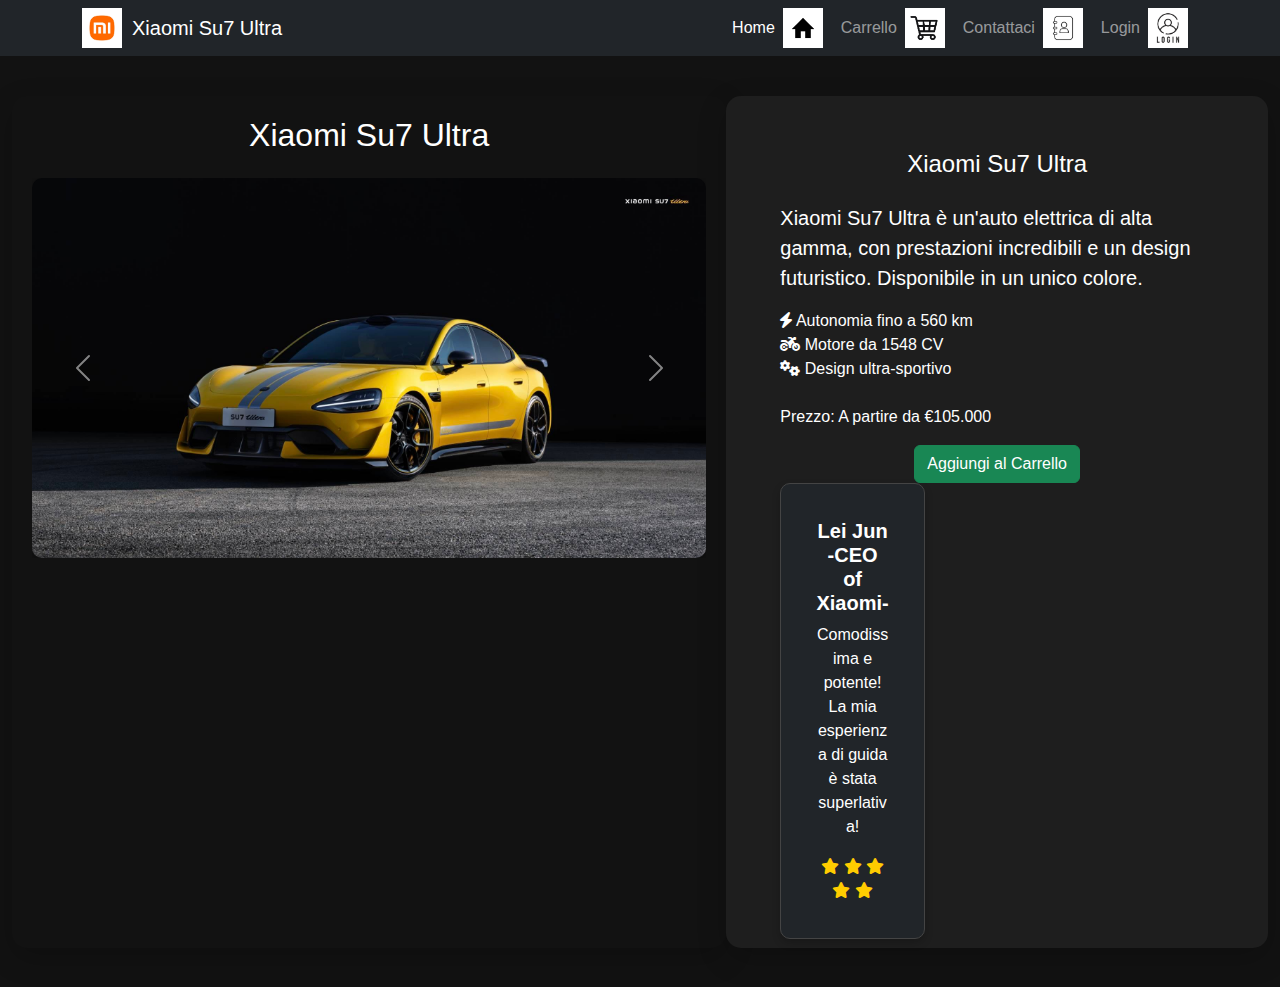
<file: Su7ultra.html>
<!DOCTYPE html>
<html lang="it">
<head>
    <meta charset="UTF-8">
    <meta name="viewport" content="width=device-width, initial-scale=1.0">
    <title></title>
    <link href="https://cdn.jsdelivr.net/npm/bootstrap@5.3.2/dist/css/bootstrap.min.css" rel="stylesheet">
    <link rel="stylesheet" href="modelli.css">
    <link href="https://cdnjs.cloudflare.com/ajax/libs/font-awesome/6.0.0-beta3/css/all.min.css" rel="stylesheet">
</head>
<body>

    <!-- Navbar -->
    <nav class="navbar navbar-expand-lg navbar-dark bg-dark fixed-top">
        <div class="container">
            <img src="Immagini/logo.jpg" alt="" style="height: 40px; margin-right: 10px;">
            <a class="navbar-brand" href="index.html"></a>
            <button class="navbar-toggler" type="button" data-bs-toggle="collapse" data-bs-target="#navbarNav" 
                    aria-controls="navbarNav" aria-expanded="false" aria-label="Toggle navigation">
                <span class="navbar-toggler-icon"></span>
            </button>
            <div class="collapse navbar-collapse" id="navbarNav">
                <ul class="navbar-nav ms-auto">
                    <li class="nav-item"><a class="nav-link active" href="index.html"></a></li>
                    <img src="Immagini/Home.jpg" alt="" style="height: 40px; margin-right: 10px;">
                    <li class="nav-item">
                        <a class="nav-link" href="carrello.html">
                            <span id="cart-count" class="text-white ms-2"></span>
                        </a>
                    </li>
                    <img src="Immagini/carrello.jpg" alt="" style="height: 40px; margin-right: 10px;">
                    <li class="nav-item"><a class="nav-link" href="contatti.html"></a></li>
                    <img src="Immagini/contact.jpg" alt="" style="height: 40px; margin-right: 10px;">
                    <li class="nav-item"><a class="nav-link" href="login.html"></a></li>
                    <img src="Immagini/Omino.jpg" alt="" style="height: 40px; margin-right: 10px;">
                </ul>
            </div>
        </div>
    </nav>

    <!-- Modello Su7 Ultra - Sezione Immagini e Descrizione -->
    <div class="container-fluid mt-5 pt-5 d-flex flex-column flex-md-row">
        
        <!-- Sezione Immagini -->
        <div class="col-md-7 image-section mb-4 mb-md-0">
            <h2 class="text-center text-white mb-4"></h2>
            <div id="carCarousel" class="carousel slide" data-bs-ride="carousel">
                <div class="carousel-inner">
                    <div class="carousel-item active">
                        <img src="Immagini/ultra2.jpg" alt="" class="d-block w-100 car-image">
                    </div>
                    <div class="carousel-item">
                        <img src="Immagini/ultra3.jpg" alt="" class="d-block w-100 car-image">
                    </div>
                </div>
                <button class="carousel-control-prev" type="button" data-bs-target="#carCarousel" data-bs-slide="prev">
                    <span class="carousel-control-prev-icon" aria-hidden="true"></span>
                    <span class="visually-hidden"></span>
                </button>
                <button class="carousel-control-next" type="button" data-bs-target="#carCarousel" data-bs-slide="next">
                    <span class="carousel-control-next-icon" aria-hidden="true"></span>
                    <span class="visually-hidden"></span>
                </button>
            </div>
        </div>

        <!-- Sezione Descrizione -->
        <div class="col-md-5 description-section">
            <div class="p-4">
                <h4 class="text-center text-white mb-4"></h4>
                <p class="lead"></p>
                <ul class="list-unstyled">
                    <li><i class="fas fa-bolt"></i> <span></span></li>
                    <li><i class="fas fa-motorcycle"></i> <span></span></li>
                    <li><i class="fas fa-cogs"></i> <span></span></li>
                </ul>

                <!-- Prezzo e Aggiungi al Carrello -->
                <p class="text-white mt-4"></p>

                <!-- Pulsante Aggiungi al Carrello -->
                <div class="d-flex justify-content-center">
                    <button class="btn btn-success" id="add-to-cart"></button>
                </div>
                <div class="col-md-4">
                    <div class="card text-white bg-dark mb-4">
                        <div class="card-body text-center">
                            <h5 class="card-title"></h5>
                            <p class="card-text"></p>
                            <i class="fas fa-star"></i>
                            <i class="fas fa-star"></i>
                            <i class="fas fa-star"></i>
                            <i class="fas fa-star"></i>
                            <i class="fas fa-star"></i>
                        </div>
                    </div>
                </div>
            </div>
        </div>
    </div>

    <!-- Bootstrap JS -->
    <script src="https://cdn.jsdelivr.net/npm/bootstrap@5.3.2/dist/js/bootstrap.bundle.min.js"></script>
    <script src="Su7ultra.js"></script>
</body>
</html>
</file>
<file: archivio.css>
/* Stile generale per il body */
body {
    font-family: 'Poppins', sans-serif;
    background-color: #121212;
    color: #fff;
}

/* Navbar */
.navbar {
    background-color: #333;
    box-shadow: 0 4px 10px rgba(0, 0, 0, 0.3);
}
.navbar-brand img {
    height: 40px; /* Impostare un'altezza fissa per l'immagine */
    margin-right: 10px; /* Distanza tra il logo e il testo */
    vertical-align: middle; /* Allineamento verticale del logo rispetto al testo */
}
.navbar-brand {
    font-weight: bold;
    color: white;
}

.navbar-nav .nav-link {
    color: #fff;
    font-size: 1.1rem;
    padding: 0.8rem;
    transition: color 0.3s;
}

.navbar-nav .nav-link:hover {
    color: #00bcd4;
}

/* Titoli principali */
h1, h2 {
    color: #00bcd4;
    font-weight: bold;
}

/* Sezione Immagine */
.image-container {
    position: relative;
    display: inline-block;
    max-width: 100%;
    margin: 20px auto;
    border-radius: 15px;
    overflow: hidden;
    transition: transform 0.5s ease-in-out;
}

.image-container:hover {
    transform: scale(1.05);
}

.image-container img {
    width: 100%;
    border-radius: 15px;
    transition: transform 0.3s ease-in-out;
}

/* Overlay sulle immagini */
.image-container:hover img {
    opacity: 0.8;
}

.image-container button {
    position: absolute;
    top: 50%;
    background-color: rgba(0, 0, 0, 0.6);
    color: white;
    border: none;
    font-size: 30px;
    padding: 15px;
    cursor: pointer;
    border-radius: 50%;
    transform: translateY(-50%);
    box-shadow: 0 5px 15px rgba(0, 0, 0, 0.4);
    transition: background 0.3s, transform 0.2s ease-in-out;
}

.image-container button:hover {
    background-color: rgba(0, 0, 0, 0.8);
    transform: scale(1.1);
}

.prev {
    left: 20px;
}

.next {
    right: 20px;
}

/* Footer */
footer {
    background-color: #222;
    color: #bbb;
    padding: 40px 0;
    box-shadow: 0 -4px 10px rgba(0, 0, 0, 0.3);
}

footer p {
    font-size: 1rem;
}

/* Sezione car image descrizione */
section p {
    font-size: 1.1rem;
    margin: 10px 0;
}
</file>
<file: carrello.css>
/* Global Styles */
body {
    background-color: #f4f6f9; /* Colore di sfondo chiaro */
    font-family: 'Roboto', sans-serif;
    color: #333; /* Testo scuro per migliorare la leggibilità */
    line-height: 1.6;
    padding-top: 80px; /* Spazio per la navbar */
    display: flex;
    flex-direction: column;
    min-height: 100vh; /* Per fare in modo che il footer sia sempre in fondo */
}

/* Header del Carrello */
h2 {
    font-size: 2.5rem;
    color: #4a90e2; /* Blu freddo per un tocco tecnologico */
    font-weight: 700;
    margin-bottom: 40px;
    text-align: center;
}

/* Stile dei prodotti nel carrello */
#cart-items .card {
    background-color: #ffffff; /* Sfondo bianco per le card */
    border-radius: 15px;
    box-shadow: 0 2px 10px rgba(0, 0, 0, 0.1); /* Ombra leggera per dare profondità */
    margin-bottom: 20px;
    transition: transform 0.3s ease, box-shadow 0.3s ease;
}

#cart-items .card:hover {
    transform: translateY(-5px);
    box-shadow: 0 4px 15px rgba(0, 0, 0, 0.15);
}

.card img {
    border-radius: 15px;
    max-height: 200px;
    object-fit: cover;
}

.card-body {
    padding: 20px;
}

.card-title {
    font-size: 1.7rem;
    font-weight: 600;
    color: #4a90e2; /* Blu per i titoli */
}

.card-text {
    font-size: 1.2rem;
    color: #666; /* Grigio chiaro per il testo descrittivo */
}

.card-price {
    font-size: 1.4rem;
    color: #27ae60; /* Verde per il prezzo */
    font-weight: bold;
}

/* Sezione del Coupon */
#coupon {
    background-color: #f1f4f8; /* Sfondo molto chiaro */
    border: 2px solid #4a90e2; /* Blu per il bordo */
    color: #333;
    padding: 12px;
    font-size: 1.1rem;
    border-radius: 8px;
    transition: 0.3s;
}

#coupon:focus {
    outline: none;
    border-color: #27ae60; /* Verde per il focus */
    box-shadow: 0 0 5px rgba(39, 174, 96, 0.5);
}

/* Contenitore dei pulsanti (Applica Coupon e Svuota il Carrello) */
.button-container {
    display: flex;
    justify-content: center;
    gap: 20px; /* Distanza tra i pulsanti */
    margin-top: 20px;
}

/* Stile generico dei pulsanti */
button {
    padding: 10px 20px;
    font-size: 16px;
    font-weight: 600;
    border-radius: 5px;
    border: none;
    cursor: pointer;
    transition: all 0.3s ease;
}

/* Pulsante "Applica Coupon" */
button.btn-primary {
    background-color: #007bff;
    color: white;
}

button.btn-primary:hover {
    background-color: #0056b3;
}

/* Pulsante "Svuota il Carrello" */
button.btn-danger {
    background-color: #dc3545;
    color: white;
}

button.btn-danger:hover {
    background-color: #c82333;
}

/* Pulsante di disabilitazione (se necessario) */
button:disabled {
    background-color: #e0e0e0;
    color: #9e9e9e;
    cursor: not-allowed;
}


/* Footer */
footer {
    background-color: black;
    padding: 20px;
    color: #333;
    text-align: center;
    box-shadow: 0 -2px 5px rgba(0, 0, 0, 0.1);
    margin-top: auto; /* Spinge il footer in fondo */
}

footer a {
    color: #4a90e2;
}

footer a:hover {
    text-decoration: underline;
}

/* Rimuovi i link dal footer */
footer nav {
    display: none; /* Nasconde la sezione con i link */
}
</file>
<file: checkout.css>
body {
    background-color: #121212;
}

h2 {
    margin-bottom: 20px;
}

form {
    max-width: 500px;
    margin: auto;
}

.btn {
    font-size: 1.2em;
}
</file>
<file: contatti.css>
body {
    margin: 0;
    padding: 0;
    display: flex;
    justify-content: center;
    align-items: center;
    height: 100vh;
    background-color: #f4f4f4;
}

.container {
    display: flex;
    width: 80%;
    height: 70vh;
    background-color: white;
    box-shadow: 0 4px 8px rgba(0, 0, 0, 0.2);
    border-radius: 10px;
    overflow: hidden;
}

.left-section {
    width: 60%;
}

.left-section img {
    width: 100%;
    height: 100%;
    object-fit: cover;
}

.right-section {
    width: 40%;
    display: flex;
    justify-content: center;
    align-items: center;
    background-color: white;
}

.form-container {
    width: 80%;
}

h2 {
    text-align: center;
}

input {
    width: 100%;
    padding: 10px;
    margin: 5px 0;
    border: 1px solid #ccc;
    border-radius: 5px;
}

button {
    width: 100%;
    padding: 10px;
    background-color: blue;
    color: white;
    border: none;
    border-radius: 5px;
    cursor: pointer;
}

button:hover {
    background-color: darkblue;
}

.hidden {
    display: none;
    text-align: center;
    font-size: 1.2em;
    color: green;
}
#home-link {
    display: block;
    text-align: center;
    font-size: 1.2em;
    color: blue;
    text-decoration: none;
    margin-top: 10px;
}

#home-link:hover {
    text-decoration: underline;
}
</file>
<file: login.css>
/* Stile generale per la pagina di login */
body {
    font-family: Arial, sans-serif;
    background-color: #f0f8ff; /* Colore di sfondo chiaro */
    display: flex;
    justify-content: center;
    align-items: center;
    height: 100vh;
    margin: 0;
}

.login-container {
    background-color: white;
    padding: 30px;
    border-radius: 8px;
    box-shadow: 0 4px 8px rgba(0, 0, 0, 0.1);
    width: 400px;
    text-align: center;
}

.logo-container .logo {
    width: 150px;
    height: auto;
    margin-bottom: 20px;
}

h2 {
    color: #333;
    margin-bottom: 20px;
}

.input-group {
    margin-bottom: 15px;
    text-align: left;
}

.input-group label {
    font-size: 16px;
    color: #333;
}

.input-group input {
    width: 100%;
    padding: 10px;
    font-size: 16px;
    border: 1px solid #ccc;
    border-radius: 4px;
}

.input-group input:focus {
    border-color: #007bff;
    outline: none;
}

.remember-me {
    text-align: left;
    margin-bottom: 20px;
}

.remember-me label {
    font-size: 14px;
    color: #333;
}

.form-buttons {
    text-align: right;
}

.form-buttons button {
    padding: 10px 20px;
    background-color: #007bff;
    color: white;
    font-size: 16px;
    border: none;
    border-radius: 4px;
    cursor: pointer;
}

.form-buttons button:hover {
    background-color: #0056b3;
}

/* Messaggio di successo */
#login-success-message {
    display: none;
    margin-bottom: 20px;
    color: green;
    font-size: 16px;
}

.success-message {
    display: block;
}

/* Freccetta Torna alla Home */
.back-home {
    display: inline-block;
    margin-top: 15px;
    font-size: 14px;
    color: #007bff;
    text-decoration: none;
}

.back-home .arrow {
    font-size: 20px;
    margin-right: 5px;
}

.back-home:hover {
    text-decoration: underline;
}
</file>
<file: modelli.css>
body {
    background-color: #121212;
    color: white;
    font-family: 'Roboto', sans-serif;
}

.container-fluid {
    height: 100vh;
}

.image-section {
    flex: 7;
    padding: 20px;
    box-shadow: 0px 10px 30px rgba(0, 0, 0, 0.2);
    border-radius: 15px;
    overflow: hidden;
}

.description-section {
    flex: 5;
    background-color: #1e1e1e;
    padding: 30px;
    border-radius: 15px;
    box-shadow: 0px 10px 30px rgba(0, 0, 0, 0.2);
}

.carousel-inner img {
    width: 100%;
    height: 100%;
    object-fit: cover;
    border-radius: 10px;
    box-shadow: 0px 4px 15px rgba(0, 0, 0, 0.3);
}

/* Selezione Colori */
.color-box {
    width: 80px;
    height: 50px;
    border-radius: 10px;
    cursor: pointer;
    transition: transform 0.3s ease, box-shadow 0.3s ease, border 0.3s ease;
}

.color-box:hover {
    transform: scale(1.1);
    box-shadow: 0px 8px 20px rgba(0, 0, 0, 0.4);
}

/* Evidenziare la selezione del colore */
.color-box:focus {
    border: 3px solid #f1c40f;
}

#whiteColor {
    border: 3px solid #000;
}

#celesteColor {
    border: 3px solid #000;
}

#greenColor {
    border: 3px solid #000;
}

@media (max-width: 767px) {
    .color-box {
        width: 60px;
        height: 40px;
    }
}
.card {
    background-color: #333;  /* Mantieni un fondo scuro */
    border: 1px solid #444;  /* Aggiungi un bordo sottile */
    padding: 20px;  /* Spazio interno per rendere il testo più leggibile */
    box-shadow: 0 4px 8px rgba(0, 0, 0, 0.2);  /* Ombra per un effetto di profondità */
    border-radius: 10px;  /* Rendi i bordi leggermente arrotondati */
    margin-bottom: 20px;  /* Spazio tra le card */
}

.card-body {
    padding: 15px;  /* Aggiungi padding per il contenuto interno */
}

.card-title {
    font-size: 1.25rem;  /* Rende il nome del recensore più grande */
    font-weight: bold;  /* Rende il nome in grassetto */
}

.card-text {
    font-size: 1rem;  /* Impostazione standard per il testo della recensione */
}

.card i {
    color: #ffcc00;  /* Colore delle stelle per un effetto dorato */
}
/* Aggiungi un po' di margine tra la selezione colori e la sezione recensioni */
.description-section .mt-5 {
    margin-top: 40px;  /* Distanza aggiuntiva tra la selezione dei colori e la sezione recensioni */
}

/* Le card delle recensioni */
.card {
    background-color: #333;  /* Mantieni il fondo scuro */
    border: 1px solid #444;  /* Aggiungi un bordo */
    padding: 20px;
    box-shadow: 0 4px 8px rgba(0, 0, 0, 0.2);
    border-radius: 10px;
    margin-bottom: 20px;  /* Spazio tra le card */
}

.card-body {
    padding: 15px;  /* Spazio all'interno delle card */
}

.card-title {
    font-size: 1.25rem;
    font-weight: bold;
}

.card-text {
    font-size: 1rem;
}

.card i {
    color: #ffcc00;  /* Colore delle stelle dorate */
}
/* Impostiamo il corpo della pagina come un contenitore flessibile */
body, html {
    height: 100%;
    margin: 0;
}

/* Aggiungiamo Flexbox per gestire il layout */
body {
    display: flex;
    flex-direction: column;
    justify-content: space-between;
}

#last-update {
    font-size: 0.875rem;
    color: #ccc;
    margin-top: 10px;
}
.success-message {
    position: fixed;
    top: 10%;
    left: 50%;
    transform: translateX(-50%);
    background-color: #28a745;
    color: white;
    padding: 15px;
    border-radius: 5px;
    font-size: 16px;
    font-weight: bold;
    z-index: 1000;
    box-shadow: 0 4px 6px rgba(0, 0, 0, 0.1);
}
</file>
<file: style.css>
/* Reset dei margini e padding per una gestione migliore */
* {
    margin: 0;
    padding: 0;
    box-sizing: border-box;
}
.navbar-brand img {
    height: 40px; /* Impostare un'altezza fissa per l'immagine */
    margin-right: 10px; /* Distanza tra il logo e il testo */
    vertical-align: middle; /* Allineamento verticale del logo rispetto al testo */
}
/* Layout generale */
body {
    font-family: 'Helvetica Neue', sans-serif; /* Font moderno e pulito */
    background-color: #111; /* Sfondo scuro per un look elegante e tecnologico */
    color: #fff; /* Testo chiaro su sfondo scuro */
    display: flex;
    flex-direction: column;
    min-height: 100vh;
    margin: 0;
}

/* Hero Section */
.hero {
    background: url('https://via.placeholder.com/1500x800') no-repeat center center/cover; /* Immagine di sfondo rappresentativa */
    color: white;
    padding: 120px 0;
    text-align: center;
    box-shadow: inset 0 0 0 1000px rgba(0, 0, 0, 0.5); /* Sfondo oscurato per testo leggibile */
}

.hero h1 {
    font-size: 4.5rem; /* Titolo grande e imponente */
    font-weight: 800;
    letter-spacing: 5px;
    margin-bottom: 20px;
    text-transform: uppercase;
}

.hero p {
    font-size: 1.5rem;
    margin-bottom: 30px;
    font-weight: 300;
}
.esplora-btn {
    margin-top: 50px; /* Regola questo valore per spostare il bottone più giù */
}


.hero a {
    font-size: 1.2rem;
    padding: 15px 35px;
    background-color: white; /* Verde elettrico per l'auto elettrica */
    color: #111;
    border-radius: 50px;
    text-decoration: none;
    transition: all 0.3s ease;
    font-weight: 700;
}

.hero a:hover {
    background-color: #00e68a;
    transform: translateY(-5px);
}
.price {
    font-size: 1.25rem;
    font-weight: bold;
    color: #f1c40f; /* Colore dorato per i prezzi */
    margin-bottom: 10px; /* Distanza tra il prezzo e il testo sottostante */
}


/* Sezione principale */
main {
    flex: 1;
    padding: 50px 20px;
    background: #1a1a1a; /* Sfondo scuro per il contenuto */
}

/* Sezione con titoli e descrizione */
section h2 {
    font-size: 2.8rem;
    text-align: center;
    color: #00ff99; /* Colore verde per evidenziare il tema dell'auto elettrica */
    margin-bottom: 30px;
    font-weight: 600;
}

section p {
    font-size: 1.1rem;
    text-align: center;
    color: #bbb;
    margin-bottom: 40px;
}
.containerSu7 {
    display: flex;
    justify-content: flex-start;  /* Allinea il contenuto a sinistra */
    align-items: flex-start;      /* Allinea l'immagine in alto */
}
.containerSu7 img {
    max-width: 100%; /* Per evitare che l'immagine si espanda oltre i limiti del contenitore */
    height: auto;
}

/* Card Section */
/* Card Section */
.row {
    display: flex;
    justify-content: space-evenly;
    gap: 30px;
    flex-wrap: wrap; /* Le card si adattano a schermi più piccoli */
}

.card {
    background-color: #222; /* Card scure per il tema elegante */
    border-radius: 15px;
    overflow: hidden;
    box-shadow: 0 10px 30px rgba(0, 0, 0, 0.2);
    transition: transform 0.3s, box-shadow 0.3s;
    width: 500px;  /* Aumenta la larghezza per rendere la card più cicciona */
    height: 450px; /* Aumenta l'altezza per dare un effetto più "ciccione" */
    margin-bottom: 40px;
}

.card:hover {
    transform: translateY(-15px);
    box-shadow: 0 15px 45px rgba(0, 0, 0, 0.2);
}

.card img {
    width: 80%;  /* L'immagine è più piccola e centrata */
    height: auto;
    object-fit: contain; /* Mantenere le proporzioni originali dell'immagine */
    margin: 20px auto; /* Aggiungi margine per separare l'immagine dal testo */
    display: block;
}

.card-body {
    text-align: center;  /* Allinea il testo al centro */
    padding: 20px;
}

.card-title {
    font-size: 1.7rem;
    font-weight: 600;
    color: #fff;
    margin-bottom: 15px;
}

.card-text {
    font-size: 1.1rem;
    color: #ccc;
    margin-bottom: 20px;
}

.card a {
    text-decoration: none;
    font-weight: bold;
    color: #00ff99;
    transition: color 0.3s ease;
}

.card a:hover {
    color: #00e68a;
}
.card-body {
    text-align: center;
}

.card-title {
    font-weight: bold;
    margin-bottom: 10px;
}
#models-section {
    display: grid;
    grid-template-columns: 1fr 1fr; /* Due colonne per ogni riga */
    gap: 30px;
    margin-top: 30px;
}

.card {
    border-radius: 10px;
    box-shadow: 0 4px 6px rgba(0, 0, 0, 0.1);
}
/* Footer */
footer {
    background-color: #111;
    color: white;
    padding: 40px 20px;
    text-align: center;
    margin-top: 50px;
}

footer p {
    font-size: 1rem;
    color: #bbb;
}

.footer-link {
    color: #00ff99;
    margin: 0 10px;
    font-weight: 600;
    transition: color 0.3s ease;
}

.footer-link:hover {
    color: #00e68a;
}

/* Responsive: media queries per dispositivi mobili */
@media (max-width: 768px) {
    .hero h1 {
        font-size: 3rem;
    }

    .row {
        flex-direction: column;
        align-items: center;
    }

    .card {
        width: 80%;
    }

    .hero a {
        font-size: 1rem;
    }

    section h2 {
        font-size: 2rem;
    }
}
</file>
